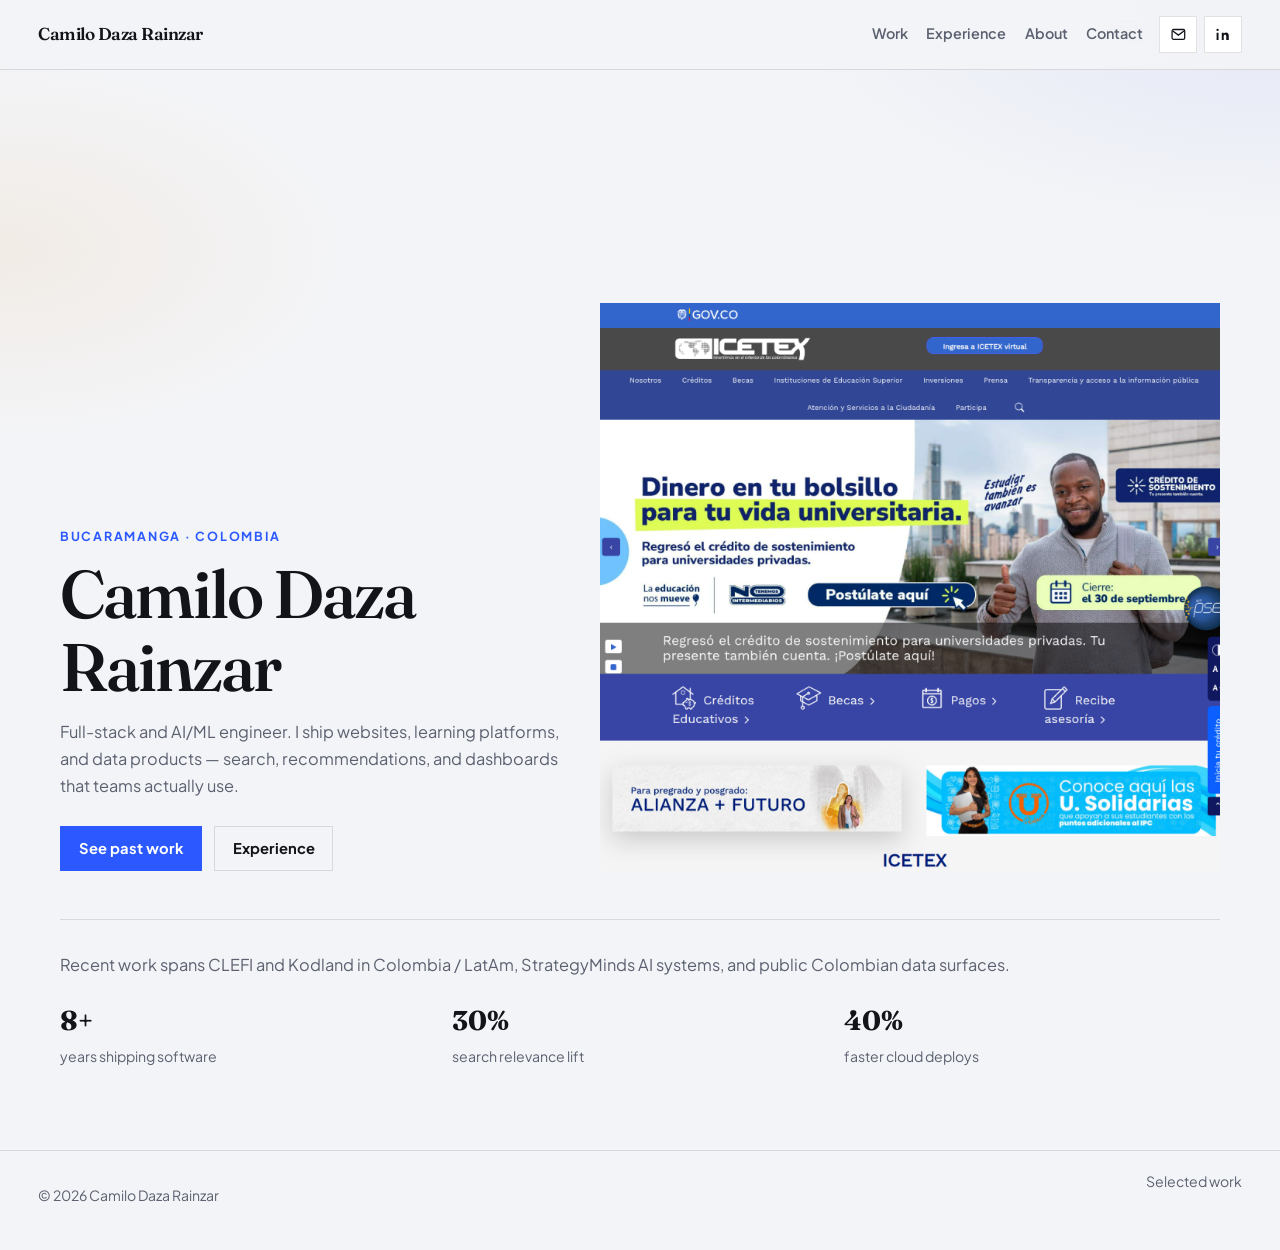
<file: index.html>
<!DOCTYPE html>
<html lang="en">
  <head>
    <meta charset="UTF-8" />
    <meta name="viewport" content="width=device-width, initial-scale=1.0" />
    <title>Camilo Daza Rainzar — Full-Stack & AI/ML Engineer</title>
    <meta
      name="description"
      content="Full-Stack and AI/ML Engineer. Web platforms, semantic search, and data systems across Colombia and remote teams."
    />
    <link rel="canonical" href="https://camilorainzar26-star.github.io/Portfolio_1/" />
    <link rel="preconnect" href="https://fonts.googleapis.com" />
    <link rel="preconnect" href="https://fonts.gstatic.com" crossorigin />
    <link
      href="https://fonts.googleapis.com/css2?family=Fraunces:opsz,wght@9..144,500;9..144,650&family=Plus+Jakarta+Sans:wght@400;600;700&display=swap"
      rel="stylesheet"
    />
    <link rel="stylesheet" href="styles.css" />
  </head>
  <body data-page="home">
    <header class="site-header" id="site-header"></header>
    <div id="mobile-nav" hidden></div>

    <main class="page">
      <section class="hero">
        <div>
          <p class="kicker blue">Bucaramanga · Colombia</p>
          <h1 class="page-title">Camilo Daza Rainzar</h1>
          <p class="lead">
            Full-stack and AI/ML engineer. I ship websites, learning platforms, and data
            products — search, recommendations, and dashboards that teams actually use.
          </p>
          <div class="hero-actions">
            <a class="btn btn-primary" href="work.html">See past work</a>
            <a class="btn btn-ghost" href="experience.html">Experience</a>
          </div>
        </div>
        <a class="hero-visual" href="work.html?i=4" aria-label="Open ICETEX case">
          <img src="assets/work/icetex.jpg" alt="ICETEX, Colombia education-finance website" />
        </a>
      </section>

      <section class="home-strip">
        <p>
          Recent work spans CLEFI and Kodland in Colombia / LatAm, StrategyMinds AI systems,
          and public Colombian data surfaces.
        </p>
        <div class="stat-row">
          <div>
            <strong>8+</strong>
            <span>years shipping software</span>
          </div>
          <div>
            <strong>30%</strong>
            <span>search relevance lift</span>
          </div>
          <div>
            <strong>40%</strong>
            <span>faster cloud deploys</span>
          </div>
        </div>
      </section>
    </main>

    <footer class="site-footer" id="site-footer"></footer>
    <script src="script.js"></script>
  </body>
</html>
</file>
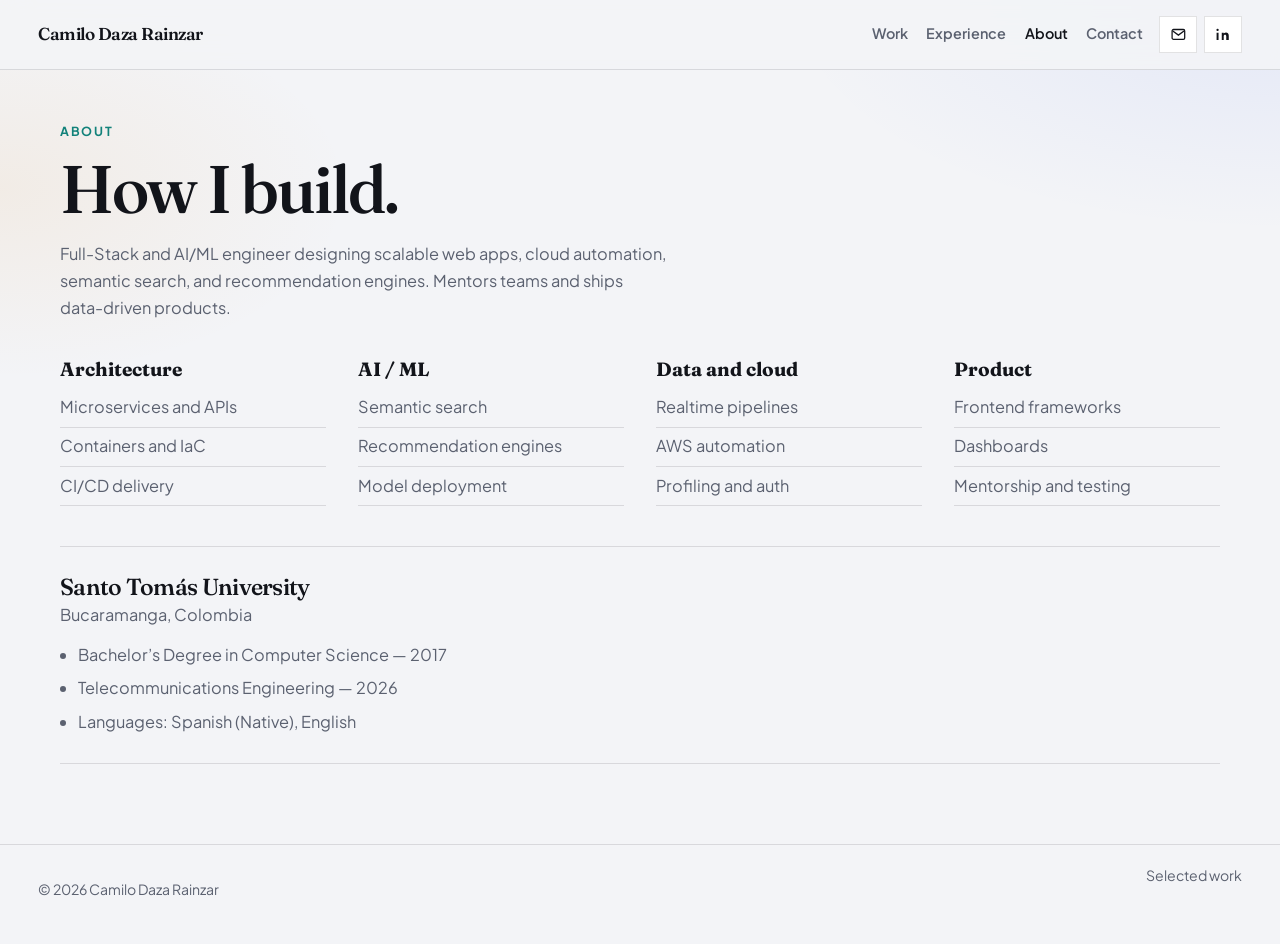
<file: about.html>
<!DOCTYPE html>
<html lang="en">
  <head>
    <meta charset="UTF-8" />
    <meta name="viewport" content="width=device-width, initial-scale=1.0" />
    <title>About — Camilo Daza Rainzar</title>
    <meta name="description" content="Skills, education, and background of Camilo Daza Rainzar." />
    <link rel="canonical" href="https://camilorainzar26-star.github.io/Portfolio_1/about.html" />
    <link rel="preconnect" href="https://fonts.googleapis.com" />
    <link rel="preconnect" href="https://fonts.gstatic.com" crossorigin />
    <link
      href="https://fonts.googleapis.com/css2?family=Fraunces:opsz,wght@9..144,500;9..144,650&family=Plus+Jakarta+Sans:wght@400;600;700&display=swap"
      rel="stylesheet"
    />
    <link rel="stylesheet" href="styles.css" />
  </head>
  <body data-page="about">
    <header class="site-header" id="site-header"></header>
    <div id="mobile-nav" hidden></div>

    <main class="page">
      <p class="kicker teal">About</p>
      <h1 class="page-title">How I build.</h1>
      <p class="lead">
        Full-Stack and AI/ML engineer designing scalable web apps, cloud automation, semantic
        search, and recommendation engines. Mentors teams and ships data-driven products.
      </p>

      <div class="skill-grid">
        <div>
          <h3>Architecture</h3>
          <ul>
            <li>Microservices and APIs</li>
            <li>Containers and IaC</li>
            <li>CI/CD delivery</li>
          </ul>
        </div>
        <div>
          <h3>AI / ML</h3>
          <ul>
            <li>Semantic search</li>
            <li>Recommendation engines</li>
            <li>Model deployment</li>
          </ul>
        </div>
        <div>
          <h3>Data and cloud</h3>
          <ul>
            <li>Realtime pipelines</li>
            <li>AWS automation</li>
            <li>Profiling and auth</li>
          </ul>
        </div>
        <div>
          <h3>Product</h3>
          <ul>
            <li>Frontend frameworks</li>
            <li>Dashboards</li>
            <li>Mentorship and testing</li>
          </ul>
        </div>
      </div>

      <article class="job" style="margin-top: 2.5rem">
        <header class="job-head">
          <div>
            <h2>Santo Tomás University</h2>
            <p>Bucaramanga, Colombia</p>
          </div>
        </header>
        <ul>
          <li>Bachelor’s Degree in Computer Science — 2017</li>
          <li>Telecommunications Engineering — 2026</li>
          <li>Languages: Spanish (Native), English</li>
        </ul>
      </article>
    </main>

    <footer class="site-footer" id="site-footer"></footer>
    <script src="script.js"></script>
  </body>
</html>
</file>
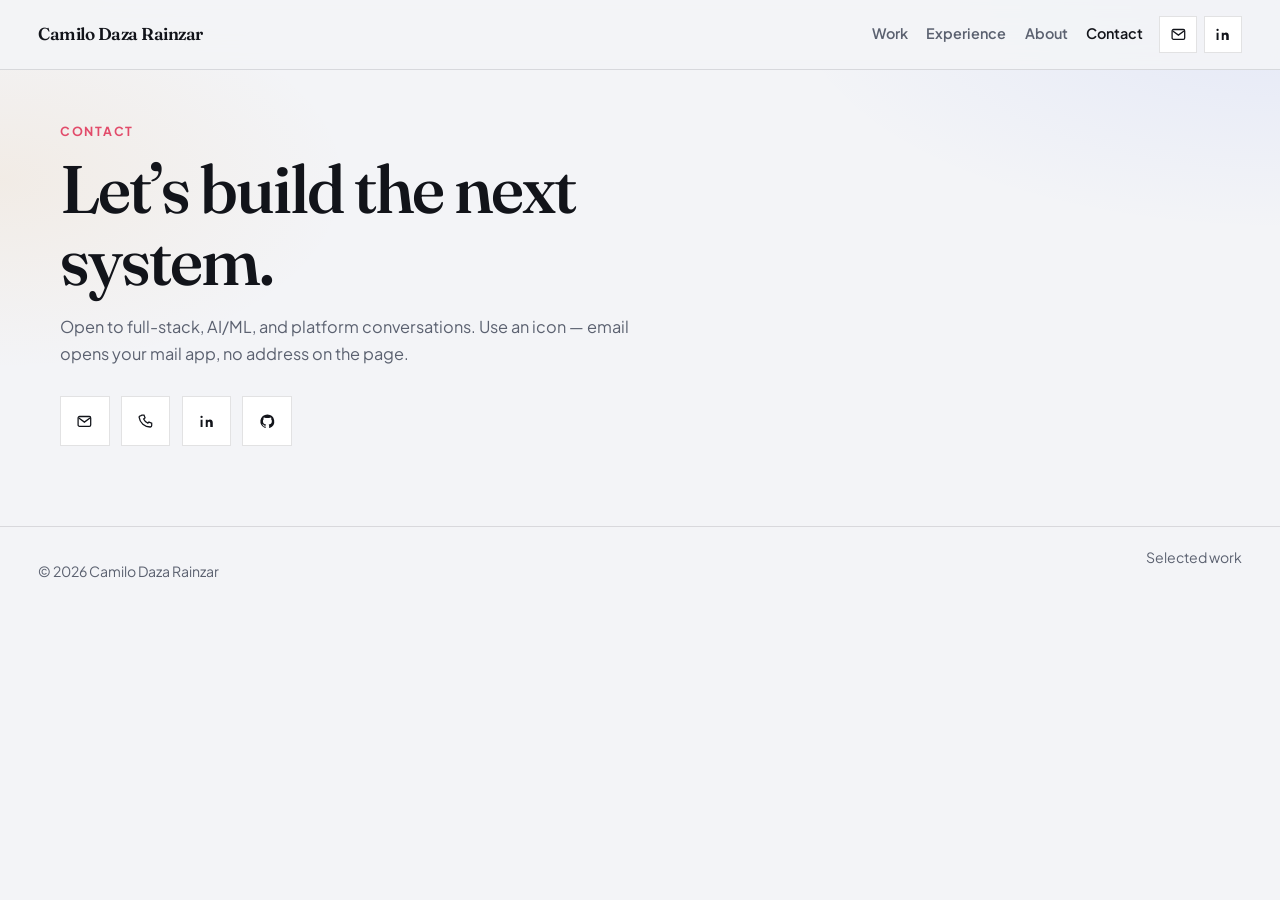
<file: contact.html>
<!DOCTYPE html>
<html lang="en">
  <head>
    <meta charset="UTF-8" />
    <meta name="viewport" content="width=device-width, initial-scale=1.0" />
    <title>Contact — Camilo Daza Rainzar</title>
    <meta name="description" content="Contact Camilo Daza Rainzar for full-stack and AI/ML work." />
    <link rel="canonical" href="https://camilorainzar26-star.github.io/Portfolio_1/contact.html" />
    <link rel="preconnect" href="https://fonts.googleapis.com" />
    <link rel="preconnect" href="https://fonts.gstatic.com" crossorigin />
    <link
      href="https://fonts.googleapis.com/css2?family=Fraunces:opsz,wght@9..144,500;9..144,650&family=Plus+Jakarta+Sans:wght@400;600;700&display=swap"
      rel="stylesheet"
    />
    <link rel="stylesheet" href="styles.css" />
  </head>
  <body data-page="contact">
    <header class="site-header" id="site-header"></header>
    <div id="mobile-nav" hidden></div>

    <main class="page">
      <p class="kicker rose">Contact</p>
      <h1 class="page-title">Let’s build the next system.</h1>
      <p class="lead">
        Open to full-stack, AI/ML, and platform conversations. Use an icon — email opens your
        mail app, no address on the page.
      </p>
      <div class="contact-icons" id="contact-icons"></div>
    </main>

    <footer class="site-footer" id="site-footer"></footer>
    <script src="script.js"></script>
  </body>
</html>
</file>
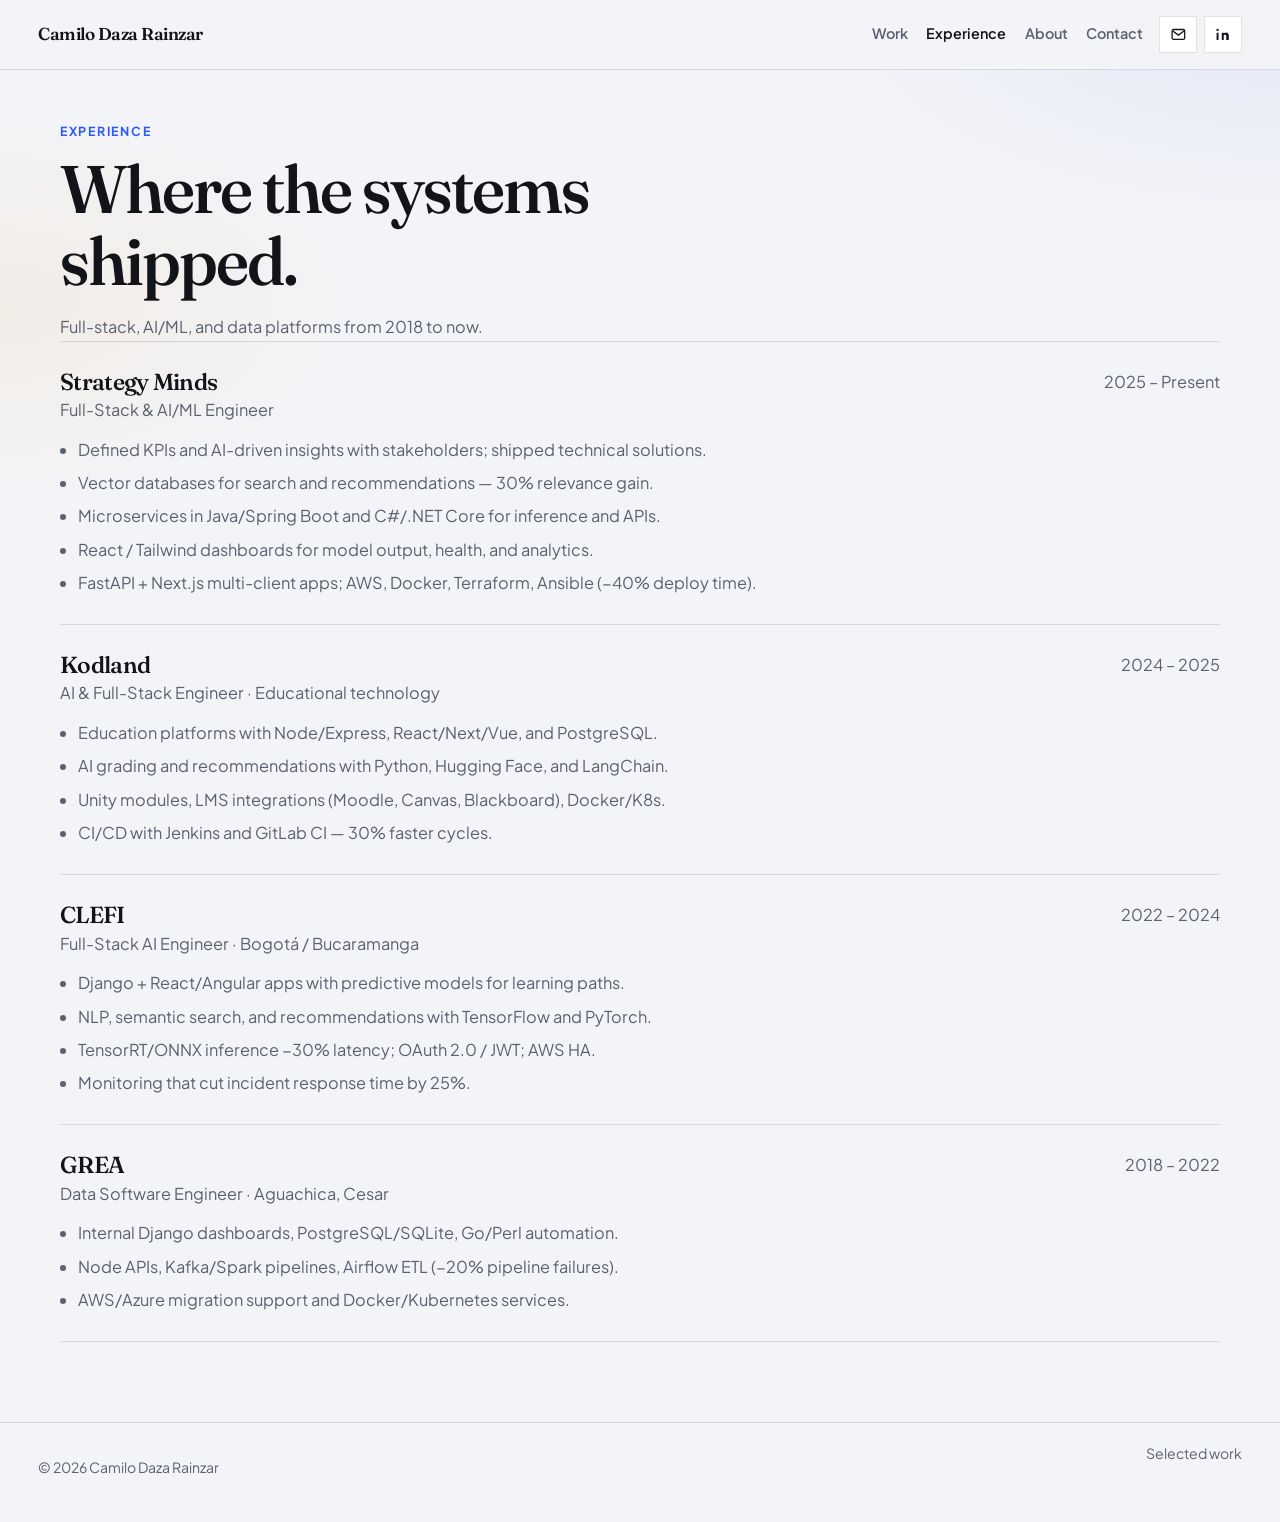
<file: experience.html>
<!DOCTYPE html>
<html lang="en">
  <head>
    <meta charset="UTF-8" />
    <meta name="viewport" content="width=device-width, initial-scale=1.0" />
    <title>Experience — Camilo Daza Rainzar</title>
    <meta name="description" content="Work experience for Camilo Daza Rainzar across Strategy Minds, Kodland, CLEFI, and GREA." />
    <link rel="canonical" href="https://camilorainzar26-star.github.io/Portfolio_1/experience.html" />
    <link rel="preconnect" href="https://fonts.googleapis.com" />
    <link rel="preconnect" href="https://fonts.gstatic.com" crossorigin />
    <link
      href="https://fonts.googleapis.com/css2?family=Fraunces:opsz,wght@9..144,500;9..144,650&family=Plus+Jakarta+Sans:wght@400;600;700&display=swap"
      rel="stylesheet"
    />
    <link rel="stylesheet" href="styles.css" />
  </head>
  <body data-page="experience">
    <header class="site-header" id="site-header"></header>
    <div id="mobile-nav" hidden></div>

    <main class="page">
      <p class="kicker blue">Experience</p>
      <h1 class="page-title">Where the systems shipped.</h1>
      <p class="lead">Full-stack, AI/ML, and data platforms from 2018 to now.</p>

      <article class="job">
        <header class="job-head">
          <div>
            <h2>Strategy Minds</h2>
            <p>Full-Stack &amp; AI/ML Engineer</p>
          </div>
          <time datetime="2025">2025 – Present</time>
        </header>
        <ul>
          <li>Defined KPIs and AI-driven insights with stakeholders; shipped technical solutions.</li>
          <li>Vector databases for search and recommendations — 30% relevance gain.</li>
          <li>Microservices in Java/Spring Boot and C#/.NET Core for inference and APIs.</li>
          <li>React / Tailwind dashboards for model output, health, and analytics.</li>
          <li>FastAPI + Next.js multi-client apps; AWS, Docker, Terraform, Ansible (−40% deploy time).</li>
        </ul>
      </article>

      <article class="job">
        <header class="job-head">
          <div>
            <h2>Kodland</h2>
            <p>AI &amp; Full-Stack Engineer · Educational technology</p>
          </div>
          <time datetime="2024">2024 – 2025</time>
        </header>
        <ul>
          <li>Education platforms with Node/Express, React/Next/Vue, and PostgreSQL.</li>
          <li>AI grading and recommendations with Python, Hugging Face, and LangChain.</li>
          <li>Unity modules, LMS integrations (Moodle, Canvas, Blackboard), Docker/K8s.</li>
          <li>CI/CD with Jenkins and GitLab CI — 30% faster cycles.</li>
        </ul>
      </article>

      <article class="job">
        <header class="job-head">
          <div>
            <h2>CLEFI</h2>
            <p>Full-Stack AI Engineer · Bogotá / Bucaramanga</p>
          </div>
          <time datetime="2022">2022 – 2024</time>
        </header>
        <ul>
          <li>Django + React/Angular apps with predictive models for learning paths.</li>
          <li>NLP, semantic search, and recommendations with TensorFlow and PyTorch.</li>
          <li>TensorRT/ONNX inference −30% latency; OAuth 2.0 / JWT; AWS HA.</li>
          <li>Monitoring that cut incident response time by 25%.</li>
        </ul>
      </article>

      <article class="job">
        <header class="job-head">
          <div>
            <h2>GREA</h2>
            <p>Data Software Engineer · Aguachica, Cesar</p>
          </div>
          <time datetime="2018">2018 – 2022</time>
        </header>
        <ul>
          <li>Internal Django dashboards, PostgreSQL/SQLite, Go/Perl automation.</li>
          <li>Node APIs, Kafka/Spark pipelines, Airflow ETL (−20% pipeline failures).</li>
          <li>AWS/Azure migration support and Docker/Kubernetes services.</li>
        </ul>
      </article>
    </main>

    <footer class="site-footer" id="site-footer"></footer>
    <script src="script.js"></script>
  </body>
</html>
</file>
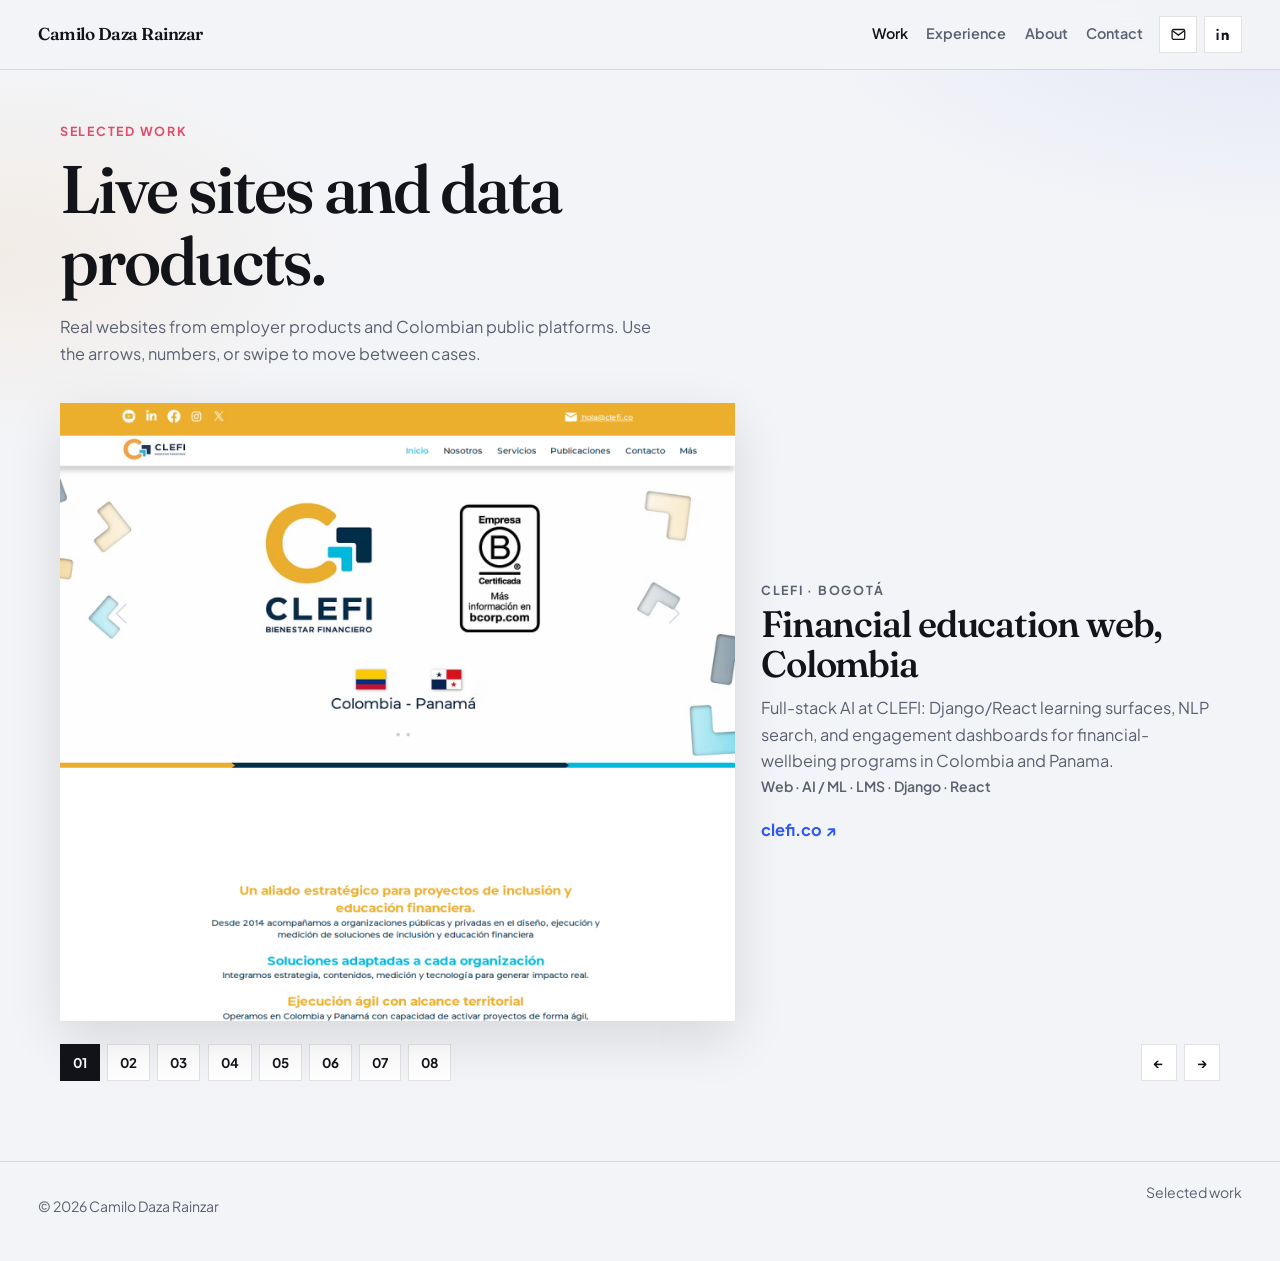
<file: work.html>
<!DOCTYPE html>
<html lang="en">
  <head>
    <meta charset="UTF-8" />
    <meta name="viewport" content="width=device-width, initial-scale=1.0" />
    <title>Work — Camilo Daza Rainzar</title>
    <meta
      name="description"
      content="Live websites and data platforms from Camilo Daza Rainzar's work in Colombia and remote AI/full-stack teams."
    />
    <link rel="canonical" href="https://camilorainzar26-star.github.io/Portfolio_1/work.html" />
    <link rel="preconnect" href="https://fonts.googleapis.com" />
    <link rel="preconnect" href="https://fonts.gstatic.com" crossorigin />
    <link
      href="https://fonts.googleapis.com/css2?family=Fraunces:opsz,wght@9..144,500;9..144,650&family=Plus+Jakarta+Sans:wght@400;600;700&display=swap"
      rel="stylesheet"
    />
    <link rel="stylesheet" href="styles.css" />
  </head>
  <body data-page="work">
    <header class="site-header" id="site-header"></header>
    <div id="mobile-nav" hidden></div>

    <main class="page">
      <p class="kicker rose">Selected work</p>
      <h1 class="page-title">Live sites and data products.</h1>
      <p class="lead">
        Real websites from employer products and Colombian public platforms. Use the arrows,
        numbers, or swipe to move between cases.
      </p>

      <div class="slider" aria-live="polite">
        <article class="slide" data-theme="amber">
          <div class="slide-media">
            <img src="assets/work/clefi.jpg" alt="CLEFI financial education website" />
          </div>
          <div class="slide-body">
            <p class="kicker">CLEFI · Bogotá</p>
            <h2>Financial education web, Colombia</h2>
            <p>
              Full-stack AI at CLEFI: Django/React learning surfaces, NLP search, and
              engagement dashboards for financial-wellbeing programs in Colombia and Panama.
            </p>
            <p class="tags">Web · AI / ML · LMS · Django · React</p>
            <a class="slide-link" href="https://clefi.co" target="_blank" rel="noopener noreferrer"
              >clefi.co ↗</a
            >
          </div>
        </article>

        <article class="slide">
          <div class="slide-media">
            <img src="assets/work/kodland.jpg" alt="Kodland Latin America education website" />
          </div>
          <div class="slide-body">
            <p class="kicker blue">Kodland · LatAm</p>
            <h2>AI-powered learning platform</h2>
            <p>
              EdTech website and platform work: Node/React/Next, live-class product, and
              AI-assisted grading and recommendations used by families across Latin America.
            </p>
            <p class="tags">Next.js · Python · Hugging Face · LangChain</p>
            <a
              class="slide-link"
              href="https://www.kodland.org/es"
              target="_blank"
              rel="noopener noreferrer"
              >kodland.org/es ↗</a
            >
          </div>
        </article>

        <article class="slide">
          <div class="slide-media">
            <img
              src="assets/work/kodland-courses.jpg"
              alt="Kodland course catalog with programming and design tracks"
            />
          </div>
          <div class="slide-body">
            <p class="kicker teal">Kodland · Courses</p>
            <h2>Course catalog and recommendations</h2>
            <p>
              Catalog IA and frontend for programming, design, and math tracks — the kind of
              recommendation and LMS integration built for tutors and students.
            </p>
            <p class="tags">Vue / React · PostgreSQL · Recs engine</p>
            <a
              class="slide-link"
              href="https://www.kodland.org/es/courses"
              target="_blank"
              rel="noopener noreferrer"
              >kodland.org/es/courses ↗</a
            >
          </div>
        </article>

        <article class="slide">
          <div class="slide-media">
            <img src="assets/work/strategyminds.jpg" alt="StrategyMinds AI product website" />
          </div>
          <div class="slide-body">
            <p class="kicker rose">Strategy Minds</p>
            <h2>AI systems and product sites</h2>
            <p>
              Current role: FastAPI / Next.js products, vector search, React dashboards, and
              AWS delivery for AI inference and client-facing web.
            </p>
            <p class="tags">FastAPI · Next.js · Vector DB · AWS</p>
            <a
              class="slide-link"
              href="https://www.strategyminds.co/"
              target="_blank"
              rel="noopener noreferrer"
              >strategyminds.co ↗</a
            >
          </div>
        </article>

        <article class="slide">
          <div class="slide-media">
            <img
              src="assets/work/icetex.jpg"
              alt="ICETEX Colombia education credit website with service modules"
            />
          </div>
          <div class="slide-body">
            <p class="kicker blue">Colombia · Education finance</p>
            <h2>ICETEX public web</h2>
            <p>
              National education-finance portal — credits, scholarships, payments, and citizen
              services. StrategyMinds lists ICETEX among Latin America affiliations.
            </p>
            <p class="tags">Public web · Education · Colombia</p>
            <a
              class="slide-link"
              href="https://web.icetex.gov.co/"
              target="_blank"
              rel="noopener noreferrer"
              >web.icetex.gov.co ↗</a
            >
          </div>
        </article>

        <article class="slide">
          <div class="slide-media">
            <img
              src="assets/work/datos-gov.jpg"
              alt="Datos Abiertos Colombia portal with charts and government statistics"
            />
          </div>
          <div class="slide-body">
            <p class="kicker">GREA era · Data</p>
            <h2>Datos Abiertos Colombia</h2>
            <p>
              National open-data portal with publication stats, entity counts, and
              visualizations — the class of KPI dashboard and pipeline work done at GREA in
              Aguachica.
            </p>
            <p class="tags">Dashboards · Kafka / Spark · Django</p>
            <a
              class="slide-link"
              href="https://www.datos.gov.co/"
              target="_blank"
              rel="noopener noreferrer"
              >datos.gov.co ↗</a
            >
          </div>
        </article>

        <article class="slide">
          <div class="slide-media">
            <img
              src="assets/work/datos-browse.jpg"
              alt="Datos Abiertos Colombia catalog with filters and dataset rows"
            />
          </div>
          <div class="slide-body">
            <p class="kicker teal">Data catalog</p>
            <h2>National dataset console</h2>
            <p>
              Filtered catalog, visit counts, and contracting datasets — a dense operational
              UI close to the internal reporting tools built with Python, PostgreSQL, and JS.
            </p>
            <p class="tags">Search · ETL · Reporting APIs</p>
            <a
              class="slide-link"
              href="https://www.datos.gov.co/browse"
              target="_blank"
              rel="noopener noreferrer"
              >datos.gov.co/browse ↗</a
            >
          </div>
        </article>

        <article class="slide">
          <div class="slide-media">
            <img
              src="assets/work/dane-geoportal.jpg"
              alt="DANE Geoportal maps and sociodemographic dashboards for Colombia"
            />
          </div>
          <div class="slide-body">
            <p class="kicker rose">DANE · Geoportal</p>
            <h2>Statistical map dashboards</h2>
            <p>
              Layered maps, census viewers, and multi-panel analytics for Colombian territory
              — the visual density targeted for real-time AI and ops dashboards.
            </p>
            <p class="tags">Maps · Analytics · Public data</p>
            <a
              class="slide-link"
              href="https://geoportal.dane.gov.co/"
              target="_blank"
              rel="noopener noreferrer"
              >geoportal.dane.gov.co ↗</a
            >
          </div>
        </article>
      </div>

      <div class="slider-nav">
        <div class="pager" id="pager"></div>
        <div class="arrows">
          <button class="arrow" id="prev-slide" type="button" aria-label="Previous project">←</button>
          <button class="arrow" id="next-slide" type="button" aria-label="Next project">→</button>
        </div>
      </div>
    </main>

    <footer class="site-footer" id="site-footer"></footer>
    <script src="script.js"></script>
  </body>
</html>
</file>
<file: styles.css>
:root {
  --bg: #f3f4f7;
  --bg-deep: #e7e9ef;
  --ink: #12141a;
  --muted: #5b6170;
  --line: rgba(18, 20, 26, 0.12);
  --white: #ffffff;
  --blue: #2b59ff;
  --amber: #e08a1a;
  --rose: #e24b6a;
  --teal: #12827a;
  --navy: #15203a;
  --font: "Plus Jakarta Sans", system-ui, sans-serif;
  --display: "Fraunces", Georgia, serif;
  --space: clamp(1.2rem, 3vw, 2.4rem);
  --max: 1160px;
  --header-h: 4.35rem;
}

*,
*::before,
*::after {
  box-sizing: border-box;
}

html {
  scroll-behavior: smooth;
}

body {
  margin: 0;
  min-height: 100vh;
  color: var(--ink);
  font-family: var(--font);
  font-size: 1.02rem;
  line-height: 1.65;
  background:
    radial-gradient(900px 420px at 100% 0%, rgba(43, 89, 255, 0.08), transparent 55%),
    radial-gradient(700px 380px at 0% 20%, rgba(224, 138, 26, 0.08), transparent 50%),
    var(--bg);
}

img {
  max-width: 100%;
  display: block;
}

a {
  color: inherit;
  text-underline-offset: 0.18em;
}

a:hover {
  color: var(--blue);
}

.site-header {
  position: sticky;
  top: 0;
  z-index: 40;
  display: flex;
  align-items: center;
  gap: 1rem;
  min-height: var(--header-h);
  padding: 0.7rem var(--space);
  background: rgba(243, 244, 247, 0.9);
  backdrop-filter: blur(14px);
  border-bottom: 1px solid var(--line);
}

.logo {
  font-family: var(--display);
  font-weight: 600;
  font-size: 1.08rem;
  letter-spacing: -0.03em;
  text-decoration: none;
}

.nav {
  display: none;
  gap: 1.15rem;
  margin-left: auto;
}

.nav a {
  text-decoration: none;
  font-size: 0.9rem;
  font-weight: 600;
  color: var(--muted);
}

.nav a.is-active,
.nav a:hover {
  color: var(--ink);
}

.header-icons {
  display: flex;
  gap: 0.45rem;
  margin-left: auto;
}

.icon-btn {
  width: 2.35rem;
  height: 2.35rem;
  display: grid;
  place-items: center;
  border: 1px solid var(--line);
  background: var(--white);
  color: var(--ink);
  text-decoration: none;
  transition: transform 0.2s ease, border-color 0.2s ease, color 0.2s ease;
}

.icon-btn:hover {
  transform: translateY(-2px);
  color: var(--blue);
  border-color: rgba(43, 89, 255, 0.35);
}

.icon-btn svg {
  width: 1.05rem;
  height: 1.05rem;
}

.menu-toggle {
  width: 2.35rem;
  height: 2.35rem;
  border: 1px solid var(--line);
  background: var(--white);
  display: grid;
  place-content: center;
  gap: 5px;
  cursor: pointer;
}

.menu-toggle span {
  display: block;
  width: 1rem;
  height: 1.5px;
  background: var(--ink);
}

.mobile-nav {
  position: sticky;
  top: var(--header-h);
  z-index: 35;
  display: grid;
  padding: 0.6rem var(--space) 1rem;
  background: var(--bg);
  border-bottom: 1px solid var(--line);
}

.mobile-nav[hidden] {
  display: none;
}

.mobile-nav a {
  padding: 0.7rem 0;
  text-decoration: none;
  font-weight: 650;
}

.page {
  width: min(var(--max), calc(100% - 2 * var(--space)));
  margin: 0 auto;
  padding: 3.2rem 0 5rem;
}

.kicker {
  margin: 0 0 0.7rem;
  color: var(--amber);
  font-size: 0.78rem;
  font-weight: 700;
  letter-spacing: 0.14em;
  text-transform: uppercase;
}

.kicker.blue { color: var(--blue); }
.kicker.rose { color: var(--rose); }
.kicker.teal { color: var(--teal); }

h1,
h2,
.display {
  font-family: var(--display);
  font-weight: 550;
  letter-spacing: -0.03em;
  line-height: 1.08;
}

.page-title {
  margin: 0;
  font-size: clamp(2.3rem, 6vw, 4.2rem);
  max-width: 14ch;
}

.lead {
  margin: 1rem 0 0;
  max-width: 38rem;
  color: var(--muted);
}

.hero {
  display: grid;
  gap: 2rem;
  align-items: end;
}

.hero-visual {
  position: relative;
  overflow: hidden;
  min-height: 280px;
  background: var(--navy);
}

.hero-visual img {
  width: 100%;
  height: 100%;
  min-height: 280px;
  object-fit: cover;
}

.hero-actions {
  display: flex;
  flex-wrap: wrap;
  gap: 0.75rem;
  margin-top: 1.6rem;
}

.btn {
  display: inline-flex;
  align-items: center;
  min-height: 2.8rem;
  padding: 0.6rem 1.1rem;
  border: 1px solid transparent;
  font-family: var(--font);
  font-weight: 700;
  font-size: 0.92rem;
  text-decoration: none;
  transition: transform 0.2s ease, background 0.2s ease;
}

.btn:hover {
  transform: translateY(-2px);
  color: inherit;
}

.btn-primary {
  background: var(--blue);
  color: #fff;
}

.btn-primary:hover {
  background: #1d46e0;
  color: #fff;
}

.btn-ghost {
  border-color: var(--line);
  background: transparent;
}

.home-strip {
  display: grid;
  gap: 1.2rem;
  margin-top: 3rem;
  padding-top: 2rem;
  border-top: 1px solid var(--line);
}

.home-strip p {
  margin: 0;
  color: var(--muted);
}

.stat-row {
  display: grid;
  grid-template-columns: repeat(3, 1fr);
  gap: 1rem;
}

.stat-row strong {
  display: block;
  font-family: var(--display);
  font-size: 1.7rem;
}

.stat-row span {
  color: var(--muted);
  font-size: 0.88rem;
}

.slider {
  margin-top: 2.2rem;
}

.slide {
  display: none;
  gap: 1.6rem;
}

.slide.is-active {
  display: grid;
  animation: fadeSlide 0.45s ease;
}

@keyframes fadeSlide {
  from {
    opacity: 0;
    transform: translateX(18px);
  }
  to {
    opacity: 1;
    transform: none;
  }
}

.slide-media {
  position: relative;
  overflow: hidden;
  background: #dfe3ec;
  min-height: 240px;
  box-shadow: 0 18px 50px rgba(18, 20, 26, 0.12);
}

.slide-media img {
  width: 100%;
  height: 100%;
  min-height: 240px;
  object-fit: cover;
  object-position: top center;
}

.slide-body h2 {
  margin: 0.2rem 0 0.7rem;
  font-size: clamp(1.6rem, 4vw, 2.3rem);
}

.slide-body p {
  margin: 0;
  color: var(--muted);
}

.tags {
  margin: 1rem 0 0;
  color: var(--ink);
  font-size: 0.88rem;
  font-weight: 600;
}

.slide-link {
  display: inline-flex;
  margin-top: 1.15rem;
  font-weight: 700;
  color: var(--blue);
  text-decoration: none;
}

.slide-link:hover {
  text-decoration: underline;
}

.slider-nav {
  display: flex;
  align-items: center;
  justify-content: space-between;
  gap: 1rem;
  margin-top: 1.4rem;
}

.pager {
  display: flex;
  flex-wrap: wrap;
  gap: 0.45rem;
}

.pager button,
.arrow {
  border: 1px solid var(--line);
  background: var(--white);
  color: var(--ink);
  min-height: 2.3rem;
  padding: 0 0.75rem;
  font-family: var(--font);
  font-weight: 700;
  cursor: pointer;
}

.pager button.is-active {
  background: var(--ink);
  color: #fff;
  border-color: var(--ink);
}

.arrows {
  display: flex;
  gap: 0.45rem;
}

.job {
  padding: 1.7rem 0;
  border-top: 1px solid var(--line);
}

.job:last-child {
  border-bottom: 1px solid var(--line);
}

.job-head {
  display: flex;
  flex-wrap: wrap;
  justify-content: space-between;
  gap: 0.6rem 1.2rem;
  margin-bottom: 0.8rem;
}

.job-head h2 {
  margin: 0;
  font-size: 1.45rem;
}

.job-head p,
.job-head time,
.job li {
  color: var(--muted);
}

.job-head p {
  margin: 0.2rem 0 0;
}

.job ul {
  margin: 0;
  padding-left: 1.1rem;
  display: grid;
  gap: 0.4rem;
}

.skill-grid {
  display: grid;
  gap: 1.4rem;
  margin-top: 2rem;
}

.skill-grid h3 {
  margin: 0 0 0.55rem;
  font-family: var(--display);
  font-size: 1.2rem;
}

.skill-grid ul {
  margin: 0;
  padding: 0;
  list-style: none;
  color: var(--muted);
  display: grid;
  gap: 0.35rem;
}

.skill-grid li {
  padding-bottom: 0.35rem;
  border-bottom: 1px solid var(--line);
}

.contact-icons {
  display: flex;
  flex-wrap: wrap;
  gap: 0.7rem;
  margin-top: 1.8rem;
}

.contact-icons .icon-btn {
  width: 3.1rem;
  height: 3.1rem;
}

.site-footer {
  display: flex;
  justify-content: space-between;
  gap: 1rem;
  flex-wrap: wrap;
  padding: 1.2rem var(--space) 1.8rem;
  border-top: 1px solid var(--line);
  color: var(--muted);
  font-size: 0.88rem;
}

.site-footer a {
  text-decoration: none;
}

@media (min-width: 800px) {
  .nav {
    display: flex;
  }

  .header-icons {
    margin-left: 0;
  }

  .menu-toggle,
  .mobile-nav {
    display: none !important;
  }

  .hero {
    grid-template-columns: 0.9fr 1.1fr;
    min-height: calc(100vh - var(--header-h) - 5rem);
  }

  .hero-visual,
  .hero-visual img {
    min-height: 460px;
  }

  .slide.is-active {
    grid-template-columns: 1.25fr 0.85fr;
    align-items: center;
  }

  .slide-media,
  .slide-media img {
    min-height: 420px;
  }

  .skill-grid {
    grid-template-columns: repeat(2, 1fr);
    gap: 2rem;
  }
}

@media (min-width: 1080px) {
  .skill-grid {
    grid-template-columns: repeat(4, 1fr);
  }
}

@media (prefers-reduced-motion: reduce) {
  html {
    scroll-behavior: auto;
  }

  .slide.is-active,
  .btn,
  .icon-btn {
    animation: none;
    transition: none;
  }
}
</file>
